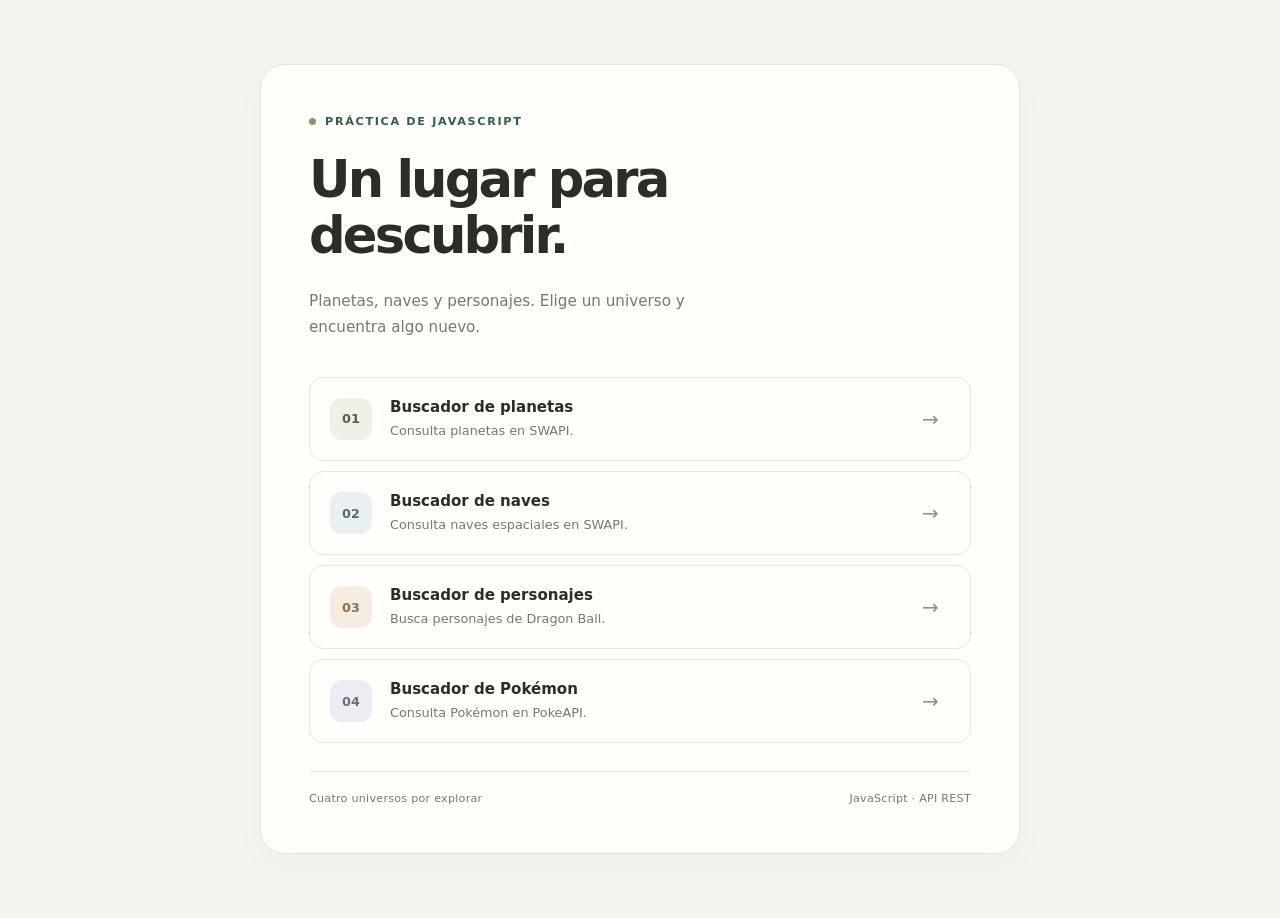
<file: index.html>
<!DOCTYPE html>
<html lang="es">
  <head>
    <meta charset="UTF-8" />
    <meta name="viewport" content="width=device-width, initial-scale=1.0" />
    <meta name="description" content="Cuatro ejercicios independientes de búsqueda de datos con API REST." />
    <title>Ejercicios de búsqueda con API REST</title>
    <link rel="stylesheet" href="styles.css" />
  </head>
  <body>
    <main class="container">
      <section class="panel home-panel">
        <p class="eyebrow">Práctica de JavaScript</p>
        <h1>Un lugar para<br />descubrir.</h1>
        <p class="intro">Planetas, naves y personajes. Elige un universo y encuentra algo nuevo.</p>

        <nav class="exercise-list" aria-label="Ejercicios">
          <a class="exercise-link" href="ejercicio-01.html">
            <div class="exercise-number">01</div>
            <div class="exercise-description"><strong>Buscador de planetas</strong><small>Consulta planetas en SWAPI.</small></div>
            <div class="arrow" aria-hidden="true">→</div>
          </a>
          <a class="exercise-link" href="ejercicio-02.html">
            <div class="exercise-number">02</div>
            <div class="exercise-description"><strong>Buscador de naves</strong><small>Consulta naves espaciales en SWAPI.</small></div>
            <div class="arrow" aria-hidden="true">→</div>
          </a>
          <a class="exercise-link" href="ejercicio-03.html">
            <div class="exercise-number">03</div>
            <div class="exercise-description"><strong>Buscador de personajes</strong><small>Busca personajes de Dragon Ball.</small></div>
            <div class="arrow" aria-hidden="true">→</div>
          </a>
          <a class="exercise-link" href="ejercicio-04.html">
            <div class="exercise-number">04</div>
            <div class="exercise-description"><strong>Buscador de Pokémon</strong><small>Consulta Pokémon en PokeAPI.</small></div>
            <div class="arrow" aria-hidden="true">→</div>
          </a>
        </nav>
        <footer class="home-footer"><span>Cuatro universos por explorar</span><span>JavaScript &middot; API REST</span></footer>
      </section>
    </main>
  </body>
</html>
</file>
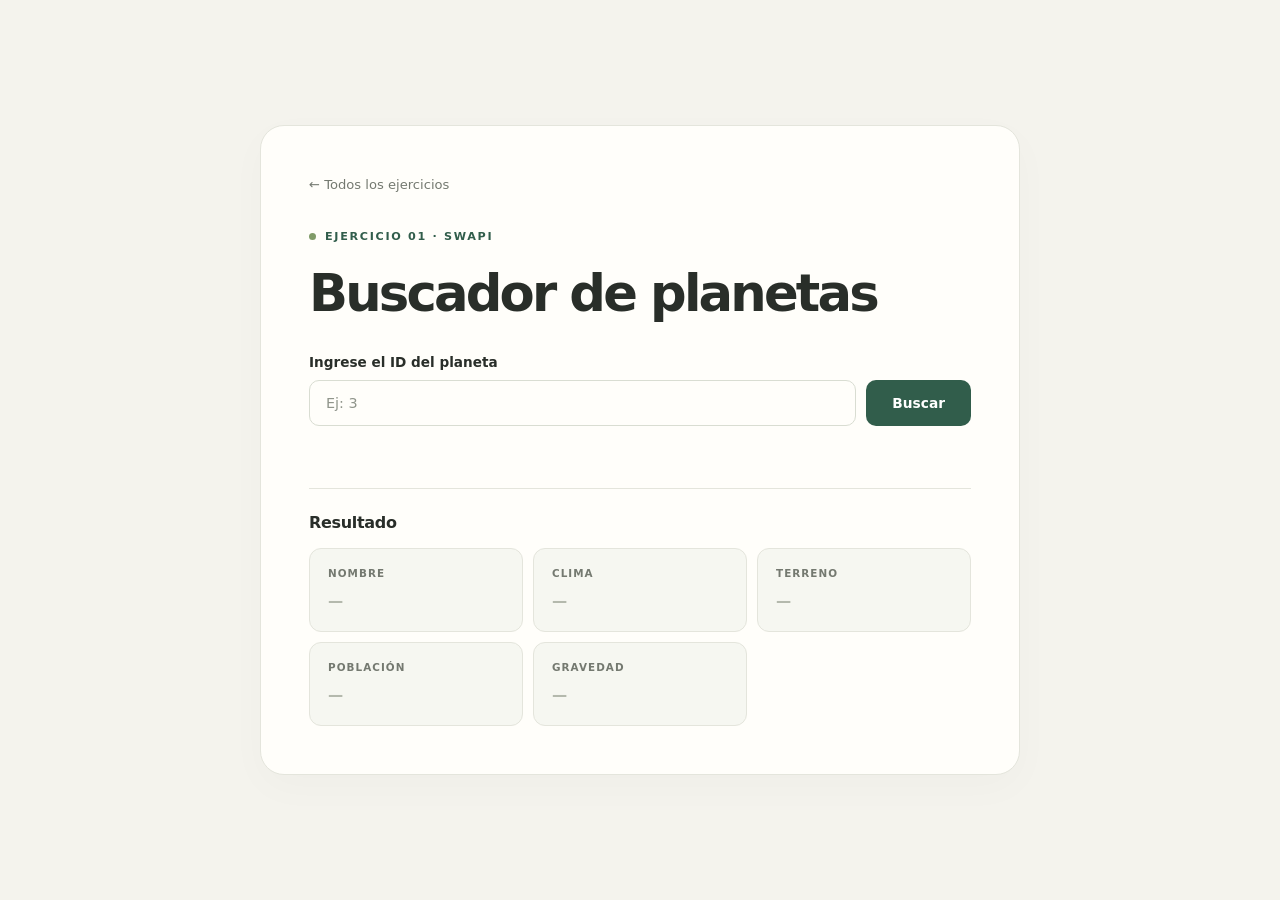
<file: ejercicio-01.html>
<!DOCTYPE html>
<html lang="es">
  <head>
    <meta charset="UTF-8" />
    <meta name="viewport" content="width=device-width, initial-scale=1.0" />
    <title>Ejercicio 01 - Buscador de planetas</title>
    <link rel="stylesheet" href="styles.css" />
  </head>
  <body>
    <main class="container">
      <section class="panel">
        <a class="back-link" href="index.html">← Todos los ejercicios</a>
        <p class="eyebrow">Ejercicio 01 · SWAPI</p>
        <h1>Buscador de planetas</h1>
        <form id="planet-form" class="search-form">
          <label for="planet-id">Ingrese el ID del planeta</label>
          <div class="controls">
            <input id="planet-id" name="planetId" type="number" min="1" max="60" step="1" placeholder="Ej: 3" required />
            <button type="submit">Buscar</button>
          </div>
        </form>
        <p id="message" class="message" aria-live="polite"></p>
        <section id="planet-result" class="result" aria-live="polite">
          <h2>Resultado</h2>
          <div class="cards">
            <div class="card"><p class="card-label">Nombre</p><div class="card-value" id="planet-name"></div></div>
            <div class="card"><p class="card-label">Clima</p><div class="card-value" id="planet-climate"></div></div>
            <div class="card"><p class="card-label">Terreno</p><div class="card-value" id="planet-terrain"></div></div>
            <div class="card"><p class="card-label">Población</p><div class="card-value" id="planet-population"></div></div>
            <div class="card"><p class="card-label">Gravedad</p><div class="card-value" id="planet-gravity"></div></div>
          </div>
        </section>
      </section>
    </main>
    <script>
      const form = document.getElementById('planet-form');
      const input = document.getElementById('planet-id');
      const message = document.getElementById('message');
      const planetName = document.getElementById('planet-name');
      const planetClimate = document.getElementById('planet-climate');
      const planetTerrain = document.getElementById('planet-terrain');
      const planetPopulation = document.getElementById('planet-population');
      const planetGravity = document.getElementById('planet-gravity');

      form.addEventListener('submit', function(event) {
        event.preventDefault();
        obtenerPlaneta(input.value);
      });

      async function obtenerPlaneta(id) {
        message.textContent = 'Buscando planeta...';
        const api_url = 'https://swapi.dev/api/planets/' + id + '/';

        try {
          const respuesta = await fetch(api_url);

          if (!respuesta.ok) {
            if (respuesta.status == 404) {
              throw new Error('No se encontró un planeta con ese ID.');
            }
            throw new Error('No se pudo consultar SWAPI.');
          }

          const datos = await respuesta.json();
          planetName.textContent = datos.name;
          planetClimate.textContent = datos.climate;
          planetTerrain.textContent = datos.terrain;
          planetPopulation.textContent = datos.population;
          planetGravity.textContent = datos.gravity;
          message.textContent = 'Planeta encontrado: ' + datos.name;
        } catch (error) {
          message.textContent = error.message;
        }
      }
    </script>
  </body>
</html>
</file>
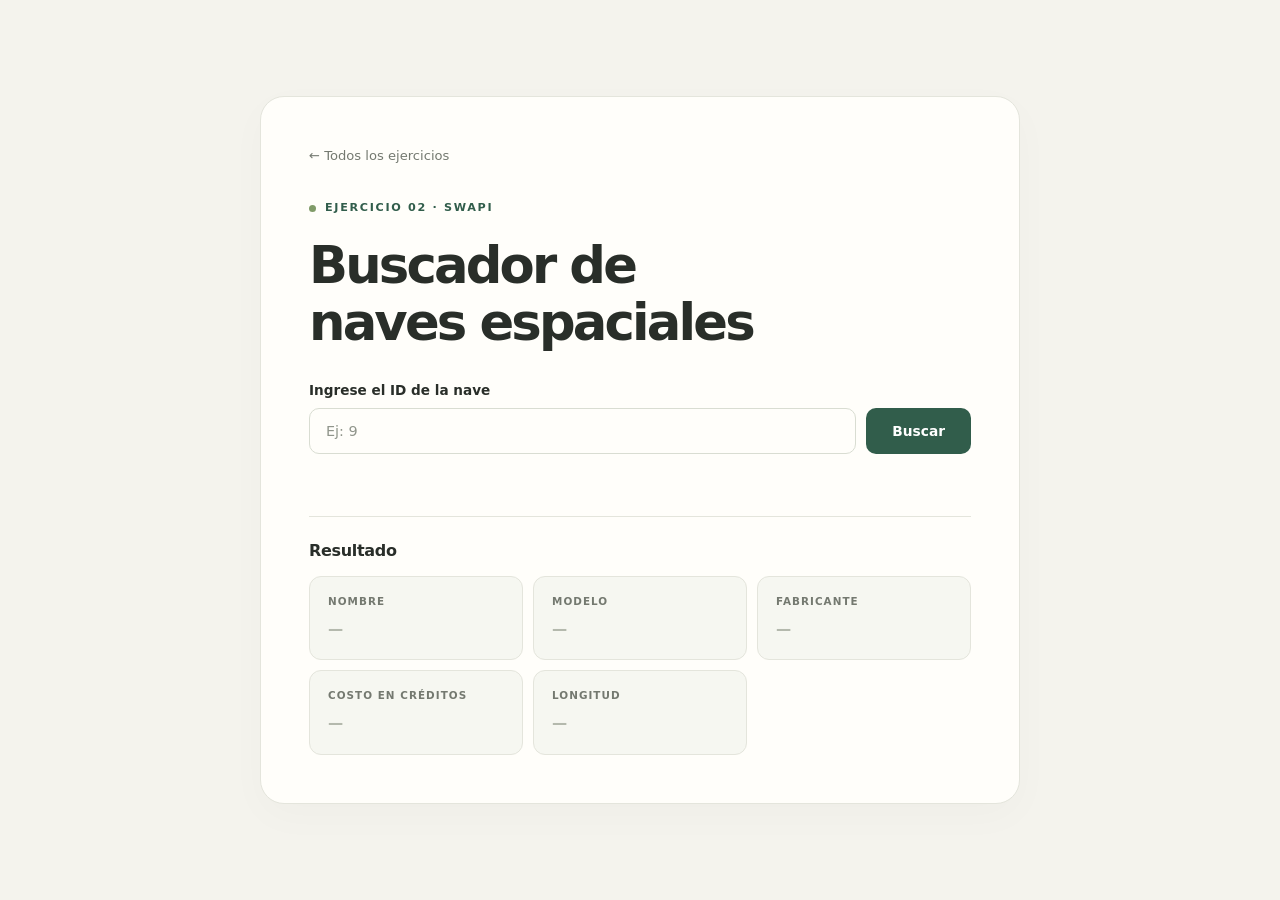
<file: ejercicio-02.html>
<!DOCTYPE html>
<html lang="es">
  <head>
    <meta charset="UTF-8" />
    <meta name="viewport" content="width=device-width, initial-scale=1.0" />
    <title>Ejercicio 02 - Buscador de naves</title>
    <link rel="stylesheet" href="styles.css" />
  </head>
  <body>
    <main class="container">
      <section class="panel">
        <a class="back-link" href="index.html">← Todos los ejercicios</a>
        <p class="eyebrow">Ejercicio 02 · SWAPI</p>
        <h1>Buscador de naves espaciales</h1>
        <form id="starship-form" class="search-form">
          <label for="starship-id">Ingrese el ID de la nave</label>
          <div class="controls">
            <input id="starship-id" name="starshipId" type="number" min="1" step="1" placeholder="Ej: 9" required />
            <button type="submit">Buscar</button>
          </div>
        </form>
        <p id="starship-message" class="message" aria-live="polite"></p>
        <section id="starship-result" class="result" aria-live="polite">
          <h2>Resultado</h2>
          <div class="cards">
            <div class="card"><p class="card-label">Nombre</p><div class="card-value" id="starship-name"></div></div>
            <div class="card"><p class="card-label">Modelo</p><div class="card-value" id="starship-model"></div></div>
            <div class="card"><p class="card-label">Fabricante</p><div class="card-value" id="starship-manufacturer"></div></div>
            <div class="card"><p class="card-label">Costo en créditos</p><div class="card-value" id="starship-cost"></div></div>
            <div class="card"><p class="card-label">Longitud</p><div class="card-value" id="starship-length"></div></div>
          </div>
        </section>
      </section>
    </main>
    <script>
      const form = document.getElementById('starship-form');
      const input = document.getElementById('starship-id');
      const message = document.getElementById('starship-message');
      const starshipName = document.getElementById('starship-name');
      const starshipModel = document.getElementById('starship-model');
      const starshipManufacturer = document.getElementById('starship-manufacturer');
      const starshipCost = document.getElementById('starship-cost');
      const starshipLength = document.getElementById('starship-length');

      form.addEventListener('submit', function(event) {
        event.preventDefault();
        obtenerNave(input.value);
      });

      async function obtenerNave(id) {
        message.textContent = 'Buscando nave...';
        const api_url = 'https://swapi.dev/api/starships/' + id + '/';

        try {
          const respuesta = await fetch(api_url);

          if (!respuesta.ok) {
            if (respuesta.status == 404) {
              throw new Error('No se encontró una nave con ese ID.');
            }
            throw new Error('No se pudo consultar SWAPI.');
          }

          const datos = await respuesta.json();
          starshipName.textContent = datos.name;
          starshipModel.textContent = datos.model;
          starshipManufacturer.textContent = datos.manufacturer;
          starshipCost.textContent = datos.cost_in_credits;
          starshipLength.textContent = datos.length;
          message.textContent = 'Nave encontrada: ' + datos.name;
        } catch (error) {
          message.textContent = error.message;
        }
      }
    </script>
  </body>
</html>
</file>
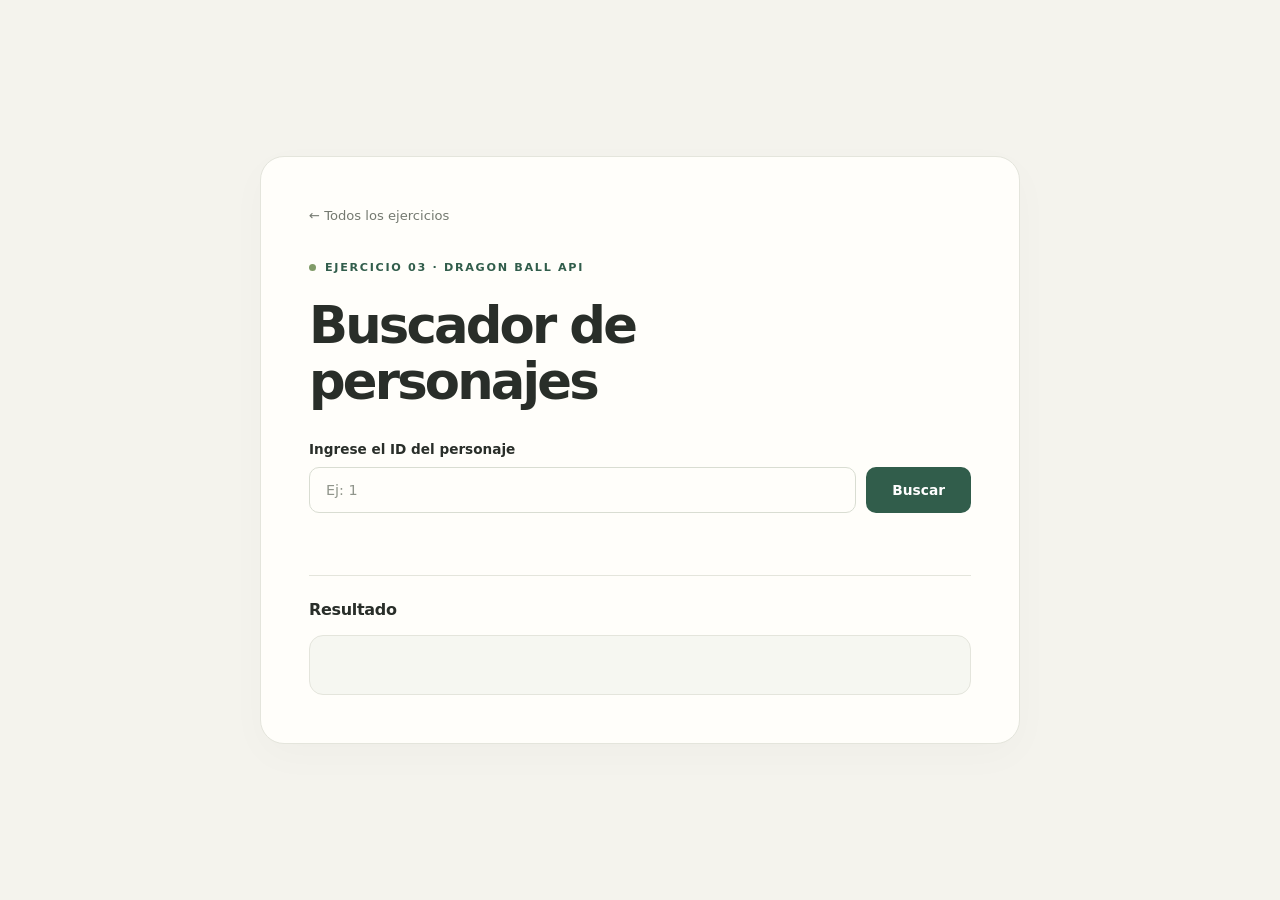
<file: ejercicio-03.html>
<!DOCTYPE html>
<html lang="es">
  <head>
    <meta charset="UTF-8" />
    <meta name="viewport" content="width=device-width, initial-scale=1.0" />
    <title>Ejercicio 03 - Buscador de Dragon Ball</title>
    <link rel="stylesheet" href="styles.css" />
  </head>
  <body>
    <main class="container">
      <section class="panel">
        <a class="back-link" href="index.html">← Todos los ejercicios</a>
        <p class="eyebrow">Ejercicio 03 · Dragon Ball API</p>
        <h1>Buscador de personajes</h1>
        <form id="character-form" class="search-form">
          <label for="character-id">Ingrese el ID del personaje</label>
          <div class="controls">
            <input id="character-id" name="characterId" type="number" min="1" step="1" placeholder="Ej: 1" required />
            <button type="submit">Buscar</button>
          </div>
        </form>
        <p id="character-message" class="message" aria-live="polite"></p>
        <section id="character-result" class="result" aria-live="polite">
          <h2>Resultado</h2>
          <div class="character-card">
            <img id="character-image" class="character-image" alt="Imagen del personaje" />
            <div class="character-info">
              <h3 id="character-name"></h3>
              <p id="character-description"></p>
            </div>
          </div>
        </section>
      </section>
    </main>
    <script>
      const form = document.getElementById('character-form');
      const input = document.getElementById('character-id');
      const message = document.getElementById('character-message');
      const nameElement = document.getElementById('character-name');
      const descriptionElement = document.getElementById('character-description');
      const imageElement = document.getElementById('character-image');

      form.addEventListener('submit', function(event) {
        event.preventDefault();
        obtenerPersonaje(input.value);
      });

      async function obtenerPersonaje(id) {
        message.textContent = 'Buscando personaje...';
        const api_url = 'https://dragonball-api.com/api/characters/' + id;

        try {
          const respuesta = await fetch(api_url);

          if (!respuesta.ok) {
            if (respuesta.status == 404) {
              throw new Error('No se encontró un personaje con ese ID.');
            }
            throw new Error('No se pudo consultar la API de Dragon Ball.');
          }

          const datos = await respuesta.json();
          nameElement.textContent = datos.name;
          descriptionElement.textContent = datos.description;
          imageElement.src = datos.image;
          message.textContent = 'Personaje encontrado: ' + datos.name;
        } catch (error) {
          message.textContent = error.message;
        }
      }
    </script>
  </body>
</html>
</file>
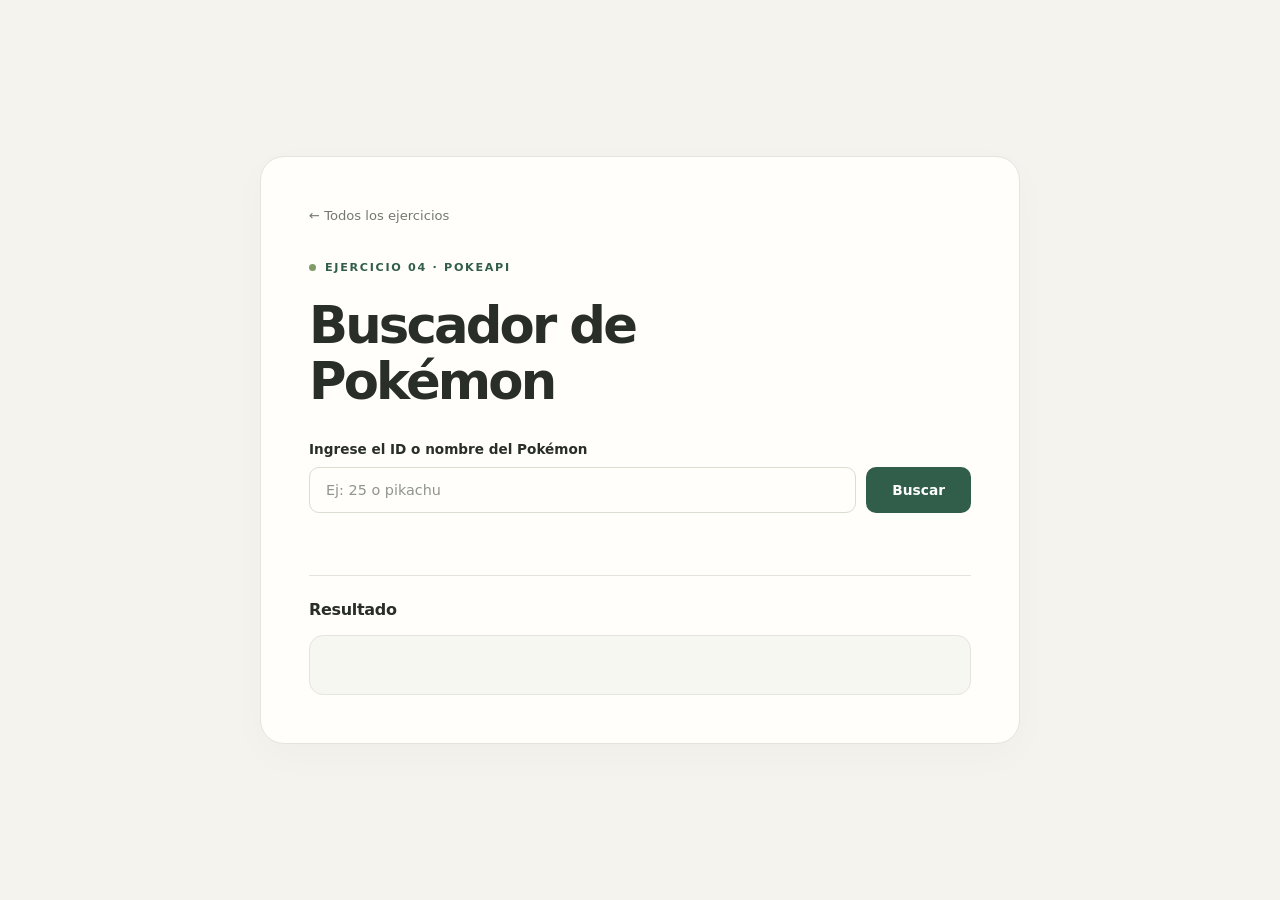
<file: ejercicio-04.html>
<!DOCTYPE html>
<html lang="es">
  <head>
    <meta charset="UTF-8" />
    <meta name="viewport" content="width=device-width, initial-scale=1.0" />
    <title>Ejercicio 04 - Buscador de Pokémon</title>
    <link rel="stylesheet" href="styles.css" />
  </head>
  <body>
    <main class="container">
      <section class="panel">
        <a class="back-link" href="index.html">← Todos los ejercicios</a>
        <p class="eyebrow">Ejercicio 04 · PokeAPI</p>
        <h1>Buscador de Pokémon</h1>
        <form id="pokemon-form" class="search-form">
          <label for="pokemon-id">Ingrese el ID o nombre del Pokémon</label>
          <div class="controls">
            <input id="pokemon-id" name="pokemonId" type="text" pattern="[A-Za-z0-9-]+" placeholder="Ej: 25 o pikachu" required />
            <button type="submit">Buscar</button>
          </div>
        </form>
        <p id="pokemon-message" class="message" aria-live="polite"></p>
        <section id="pokemon-result" class="result" aria-live="polite">
          <h2>Resultado</h2>
          <div class="pokemon-card">
            <img id="pokemon-image" class="pokemon-image" alt="Imagen del Pokémon" />
            <div class="pokemon-info">
              <h3 id="pokemon-name"></h3>
              <p id="pokemon-details"></p>
            </div>
          </div>
        </section>
      </section>
    </main>
    <script>
      const form = document.getElementById('pokemon-form');
      const input = document.getElementById('pokemon-id');
      const message = document.getElementById('pokemon-message');
      const nameElement = document.getElementById('pokemon-name');
      const detailsElement = document.getElementById('pokemon-details');
      const imageElement = document.getElementById('pokemon-image');

      form.addEventListener('submit', function(event) {
        event.preventDefault();
        obtenerPokemon(input.value);
      });

      async function obtenerPokemon(nombre) {
        message.textContent = 'Buscando Pokémon...';
        nombre = nombre.toLowerCase();

        const api_url = 'https://pokeapi.co/api/v2/pokemon/' + nombre;

        try {
          const respuesta = await fetch(api_url);

          if (!respuesta.ok) {
            if (respuesta.status == 404) {
              throw new Error('No se encontró un Pokémon con ese ID o nombre.');
            }
            throw new Error('No se pudo consultar PokeAPI.');
          }

          const datos = await respuesta.json();
          nameElement.textContent = datos.name;
          detailsElement.textContent = 'ID: ' + datos.id + ' - Altura: ' + datos.height;
          imageElement.src = datos.sprites.front_default;
          message.textContent = 'Pokémon encontrado: ' + datos.name;
        } catch (error) {
          message.textContent = error.message;
        }
      }
    </script>
  </body>
</html>
</file>
<file: styles.css>
﻿:root {
  color-scheme: light;
  --panel: #fffefa;
  --primary: #315d4b;
  --primary-dark: #234536;
  --text: #292e29;
  --muted: #747970;
  --border: #e4e5dc;
}

* { box-sizing: border-box; }
body {
  margin: 0;
  min-height: 100vh;
  font-family: 'Segoe UI', system-ui, sans-serif;
  background: #f4f3ed;
  color: var(--text);
  -webkit-font-smoothing: antialiased;
}
.container { display: grid; place-items: center; min-height: 100vh; padding: 64px 24px; }
.panel {
  width: min(760px, 100%);
  padding: 48px;
  background: var(--panel);
  border: 1px solid var(--border);
  border-radius: 24px;
  box-shadow: 0 12px 40px #29392a06;
}
.eyebrow {
  display: flex;
  align-items: center;
  gap: 9px;
  margin: 0 0 20px;
  font-size: .7rem;
  line-height: 1.6;
  letter-spacing: .15em;
  text-transform: uppercase;
  color: var(--primary);
  font-weight: 650;
}
.eyebrow::before { content: ''; width: 7px; height: 7px; border-radius: 50%; background: #809b68; flex-shrink: 0; }
h1 { max-width: 580px; margin: 0 0 24px; font-size: clamp(2rem, 5vw, 3.2rem); font-weight: 550; line-height: 1.1; letter-spacing: -.055em; text-wrap: balance; }
.intro { max-width: 430px; margin: 0 0 36px; color: var(--muted); line-height: 1.75; font-size: .95rem; }
.exercise-list { display: grid; gap: 10px; }
.exercise-link {
  display: grid;
  grid-template-columns: 44px 1fr 28px;
  align-items: center;
  gap: 16px;
  padding: 20px;
  border: 1px solid var(--border);
  border-radius: 14px;
  color: var(--text);
  text-decoration: none;
  transition: background .18s ease, border-color .18s ease;
}
.exercise-link:hover { background: #f1f4eb; border-color: #b8c8ac; }
.exercise-number { display: grid; place-items: center; width: 42px; height: 42px; border-radius: 12px; background: #edf1e7; color: #526348; font-size: .8rem; font-weight: 600; font-variant-numeric: tabular-nums; }
.exercise-link:nth-child(2) .exercise-number { background: #eaf0f1; color: #536b70; }
.exercise-link:nth-child(3) .exercise-number { background: #f5ede1; color: #927044; }
.exercise-link:nth-child(4) .exercise-number { background: #eeebf2; color: #776584; }
.exercise-link strong, .exercise-link small { display: block; }
.exercise-link strong { font-size: .94rem; font-weight: 600; }
.exercise-link small { margin-top: 5px; color: var(--muted); font-size: .8rem; line-height: 1.5; }
.arrow { color: #8b9584; font-size: 1.25rem; transition: transform .18s ease; }
.exercise-link:hover .arrow { transform: translateX(3px); }
.home-footer { display: flex; justify-content: space-between; gap: 16px; margin: 28px 0 0; padding-top: 20px; border-top: 1px solid var(--border); color: var(--muted); font-size: .7rem; letter-spacing: .02em; }
.back-link { display: inline-block; margin-bottom: 36px; color: var(--muted); font-size: .82rem; text-decoration: none; }
.back-link:hover { color: var(--primary); }
.planet-form, .search-form { display: flex; flex-direction: column; gap: 10px; margin-top: 32px; }
label { font-size: .85rem; font-weight: 600; }
.controls { display: flex; gap: 10px; flex-wrap: wrap; }
input, button { font: inherit; }
input { flex: 1 1 180px; width: 100%; min-width: 0; padding: 14px 16px; border-radius: 10px; border: 1px solid #d9ddd2; background: #fffefa; color: var(--text); font-size: .9rem; }
input::placeholder { color: #90958b; }
input:focus { outline: 3px solid #315d4b18; border-color: var(--primary); }
button { border: 0; border-radius: 10px; padding: 14px 26px; background: var(--primary); color: white; font-size: .86rem; font-weight: 600; cursor: pointer; transition: background .18s ease; }
button:hover { background: var(--primary-dark); }
.exercise-link:focus-visible, .back-link:focus-visible, button:focus-visible { outline: 3px solid #759465; outline-offset: 4px; }
.message { min-height: 22px; margin: 16px 0 0; font-size: .84rem; color: var(--primary); line-height: 1.6; }
.result { margin-top: 24px; padding-top: 24px; border-top: 1px solid var(--border); }
.result.hidden { display: none; }
.result h2 { margin: 0 0 16px; font-size: 1rem; font-weight: 600; letter-spacing: -.02em; }
.cards { display: grid; grid-template-columns: repeat(auto-fit, minmax(170px, 1fr)); gap: 10px; }
.card { background: #f6f7f1; border: 1px solid var(--border); border-radius: 12px; padding: 18px; }
.card-label { margin: 0 0 10px; font-size: .65rem; text-transform: uppercase; letter-spacing: .1em; color: var(--muted); font-weight: 600; }
.card-value { font-size: .95rem; font-weight: 550; line-height: 1.6; overflow-wrap: anywhere; }
.card-value:empty::after { content: '—'; color: #b4b9ad; }
.character-card, .pokemon-card { display: flex; align-items: center; gap: 24px; padding: 24px; border: 1px solid var(--border); border-radius: 14px; background: #f6f7f1; }
.character-image, .pokemon-image { width: 140px; height: 170px; flex: 0 0 auto; object-fit: contain; }
.character-image.hidden, .pokemon-image.hidden, .character-image:not([src]), .pokemon-image:not([src]) { display: none; }
.character-info, .pokemon-info { min-width: 0; overflow-wrap: anywhere; }
.character-info h3, .pokemon-info h3 { margin: 0 0 10px; font-size: 1.25rem; font-weight: 600; text-transform: capitalize; }
.character-info p, .pokemon-info p { margin: 0; color: var(--muted); font-size: .9rem; line-height: 1.75; }
@media (max-width: 520px) {
  .container { padding: 24px 16px; }
  .panel { padding: 30px 22px; border-radius: 20px; }
  .exercise-link { grid-template-columns: 36px 1fr 16px; gap: 12px; padding: 16px 12px; }
  .exercise-number { width: 34px; height: 36px; border-radius: 9px; }
  .exercise-link strong { font-size: .85rem; }
  .exercise-link small { font-size: .75rem; }
  .controls, .character-card, .pokemon-card { flex-direction: column; }
  input { flex: auto; }
  button { width: 100%; }
  .home-footer { flex-wrap: wrap; }
  .character-image, .pokemon-image { width: 120px; height: 145px; }
}
@media (prefers-reduced-motion: reduce) {
  *, *::before, *::after { transition: none !important; }
}
</file>
